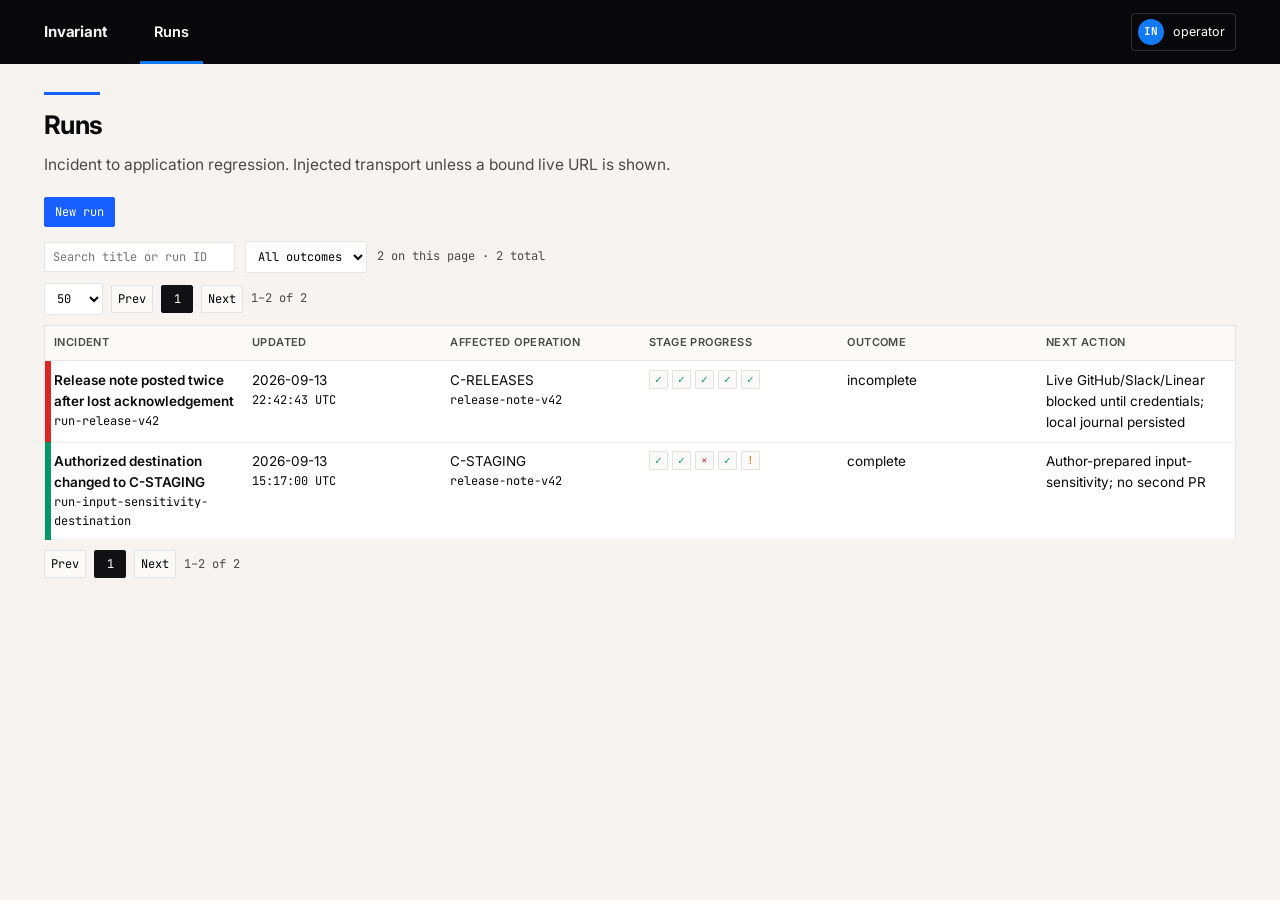
<file: console/index.html>
<!DOCTYPE html>
<html lang="en">
<head>
  <meta charset="utf-8">
  <meta name="viewport" content="width=device-width, initial-scale=1">
  <title>Invariant · Runs</title>
  <link rel="preconnect" href="https://fonts.googleapis.com">
  <link rel="preconnect" href="https://fonts.gstatic.com" crossorigin>
  <link href="https://fonts.googleapis.com/css2?family=Inter:wght@400;600;700&family=JetBrains+Mono:wght@400;600&display=swap" rel="stylesheet">
  <link rel="stylesheet" href="styles.css">
</head>
<body data-page="1">
  <header class="topbar">
    <a class="wordmark" href="index.html">Invariant</a>
    <nav aria-label="Primary">
      <a class="active" href="index.html">Runs</a>
    </nav>
    <div class="account" aria-label="Account menu for operator">
      <span class="avatar">IN</span>
      <span class="account-label">operator</span>
    </div>
  </header>
  <main class="page">
    <div class="brand-bar"></div>
    <h1>Runs</h1>
    <p class="lede">Incident to application regression. Injected transport unless a bound live URL is shown.</p>
    <div class="toolbar">
      <button class="btn primary" type="button">New run</button>
    </div>
    <div class="filters">
      <input id="search" type="search" placeholder="Search title or run ID">
      <select id="outcome-filter">
        <option value="all">All outcomes</option>
        <option value="complete">complete</option>
        <option value="incomplete">incomplete</option>
        <option value="unknown">unknown</option>
      </select>
      <span id="count-note" class="count-note"></span>
    </div>
    <div class="pager">
      <select id="page-size"><option>50</option><option>100</option></select>
      <button type="button" data-prev>Prev</button>
      <span data-pages></span>
      <button type="button" data-next>Next</button>
      <span class="count-note" data-range></span>
    </div>
    <div class="table-wrap table-scroll" data-mode="full">
      <table class="runs">
        <thead>
          <tr>
            <th>Incident</th>
            <th>Updated</th>
            <th>Affected operation</th>
            <th>Stage progress</th>
            <th>Outcome</th>
            <th>Next action</th>
          </tr>
        </thead>
        <tbody id="runs-body"></tbody>
      </table>
    </div>
    <div id="run-cards" class="cards"></div>
    <div class="pager">
      <button type="button" data-prev>Prev</button>
      <span data-pages></span>
      <button type="button" data-next>Next</button>
      <span class="count-note" data-range></span>
    </div>
  </main>
  <script src="runs-data.js"></script>
  <script src="app.js"></script>
  <script>InvariantConsole.bindRuns();</script>
</body>
</html>
</file>
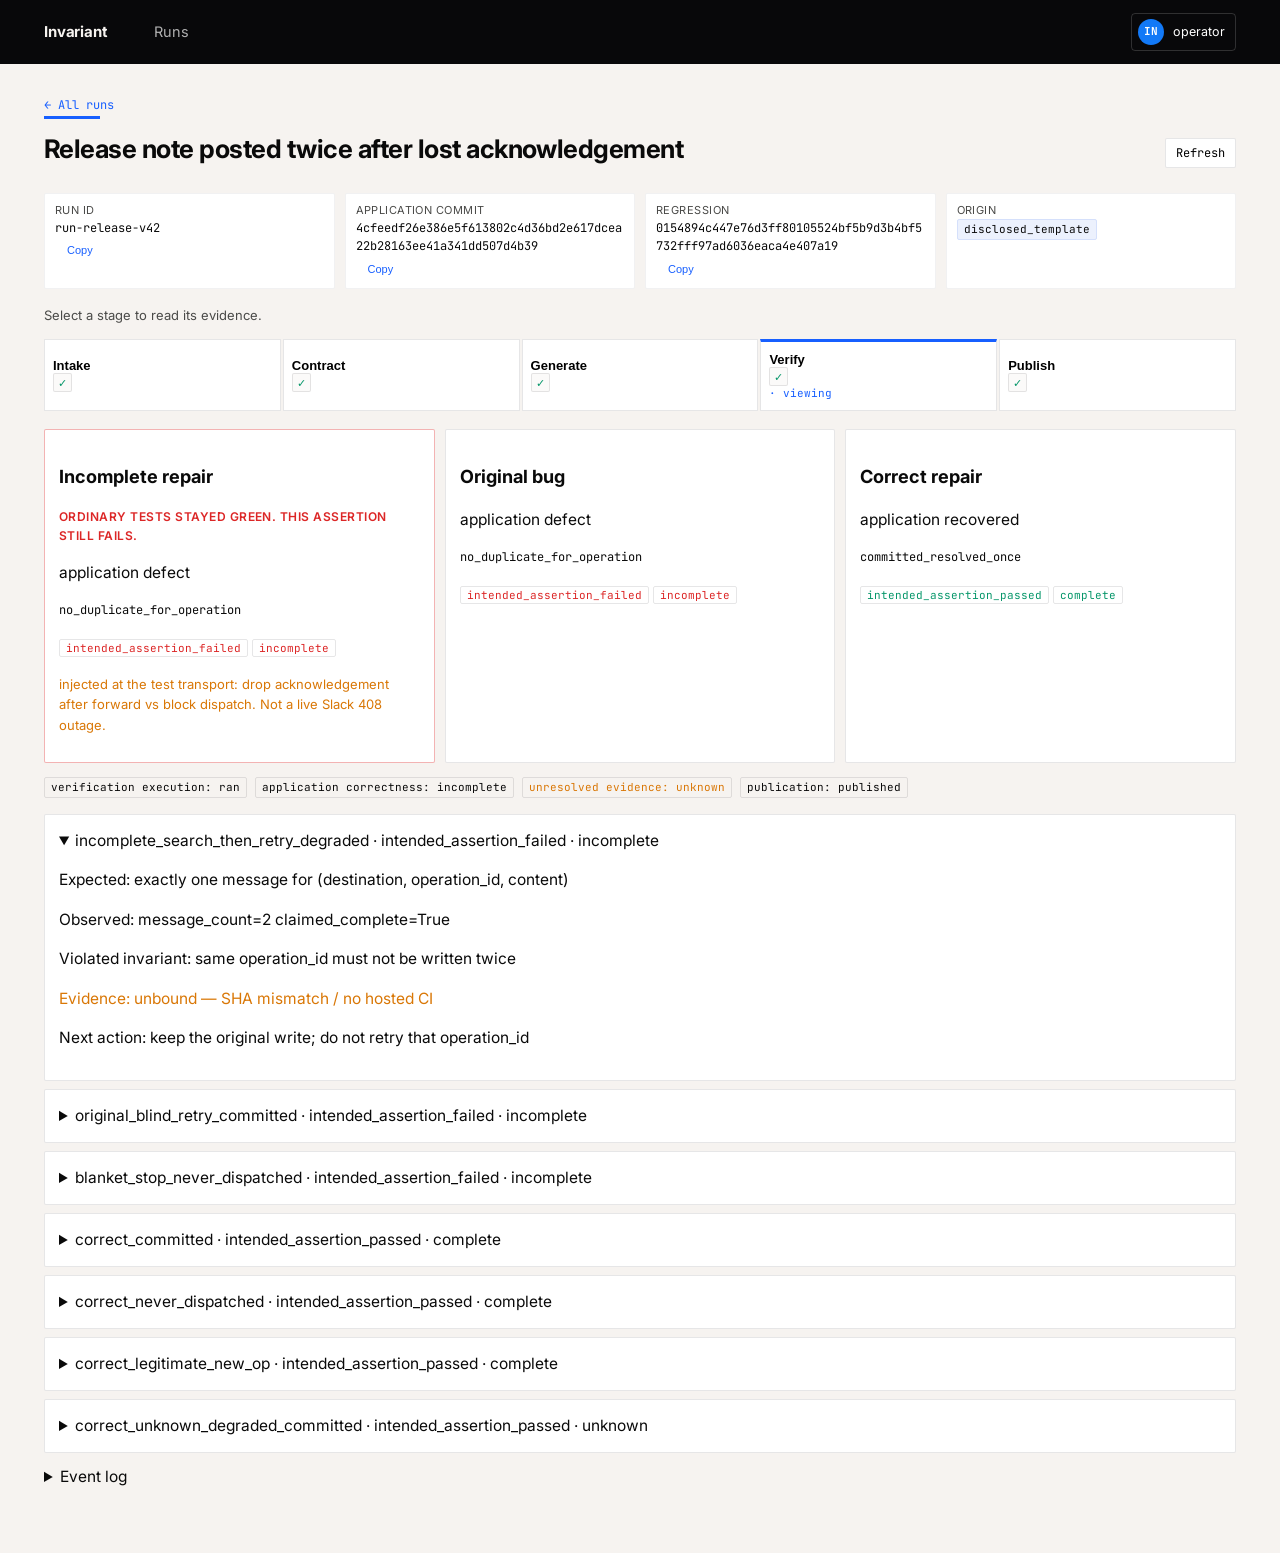
<file: console/run.html>
<!DOCTYPE html>
<html lang="en">
<head>
  <meta charset="utf-8">
  <meta name="viewport" content="width=device-width, initial-scale=1">
  <title>Invariant · Run</title>
  <link rel="preconnect" href="https://fonts.googleapis.com">
  <link rel="preconnect" href="https://fonts.gstatic.com" crossorigin>
  <link href="https://fonts.googleapis.com/css2?family=Inter:wght@400;600;700&family=JetBrains+Mono:wght@400;600&display=swap" rel="stylesheet">
  <link rel="stylesheet" href="styles.css">
</head>
<body>
  <header class="topbar">
    <a class="wordmark" href="index.html">Invariant</a>
    <nav aria-label="Primary">
      <a href="index.html">Runs</a>
    </nav>
    <div class="account" aria-label="Account menu for operator">
      <span class="avatar">IN</span>
      <span class="account-label">operator</span>
    </div>
  </header>
  <main class="page">
    <a class="crumb" href="index.html">← All runs</a>
    <div class="brand-bar"></div>
    <div class="toolbar">
      <h1 id="run-title">Run</h1>
      <button class="btn" id="refresh" type="button">Refresh</button>
    </div>
    <div class="identity">
      <div class="id-box"><div class="k">Run ID</div><div class="v" id="run-id"></div><button class="copy" id="copy-run" type="button">Copy</button></div>
      <div class="id-box"><div class="k">Application commit</div><div class="v" id="aut-rev"></div><button class="copy" id="copy-sha" type="button">Copy</button></div>
      <div class="id-box"><div class="k">Regression</div><div class="v" id="test-hash"></div><button class="copy" id="copy-hash" type="button">Copy</button></div>
      <div class="id-box"><div class="k">Origin</div><div class="v"><span class="badge" id="origin-badge"></span></div></div>
    </div>
    <p class="caption">Select a stage to read its evidence.</p>
    <div id="pipeline" class="pipeline"></div>
    <div id="stage-panel"></div>
  </main>
  <script src="runs-data.js"></script>
  <script src="app.js"></script>
  <script>InvariantConsole.bindDetail();</script>
</body>
</html>
</file>
<file: console/styles.css>
:root {
  --deccan-black: #111113;
  --true-black: #0a0a0a;
  --brand-blue: #175fff;
  --brand-blue-dark: #0f47c9;
  --paper: #f6f3f0;
  --card: #ffffff;
  --chrome: #fbfaf9;
  --blue-tint: #ecf1fd;
  --blue-tint-border: #d5e0fb;
  --warm-grey: #9b9b9b;
  --text-primary: var(--true-black);
  --text-secondary: #4a4a48;
  --rule: rgba(17, 17, 19, 0.055);
  --rule-strong: rgba(17, 17, 19, 0.1);
  --tint: rgba(23, 95, 255, 0.05);
  --status-pass: #059669;
  --status-fail: #dc2626;
  --status-block: #d97706;
  --status-warn: #eab308;
  --status-run: #175fff;
  --font-ui: Inter, -apple-system, BlinkMacSystemFont, sans-serif;
  --font-mono: "JetBrains Mono", ui-monospace, monospace;
  --radius: 2px;
  --header-h: 64px;
  --gutter: 44px;
}

* { box-sizing: border-box; }
html, body { margin: 0; min-height: 100%; }
body {
  font-family: var(--font-ui);
  font-size: 15.5px;
  line-height: 1.55;
  color: var(--text-primary);
  background: var(--paper);
}

.topbar {
  display: flex;
  height: var(--header-h);
  align-items: center;
  gap: 32px;
  background: #08080A;
  padding: 0 var(--gutter);
  color: #fff;
}
.wordmark {
  font-size: 15px;
  font-weight: 700;
  letter-spacing: -0.01em;
  color: #F6F3F0;
  text-decoration: none;
}
.topbar nav { display: flex; height: 100%; flex: 1; align-items: stretch; gap: 4px; }
.topbar nav a {
  display: inline-flex;
  height: 100%;
  align-items: center;
  padding: 0 14px;
  color: rgba(255,255,255,0.68);
  text-decoration: none;
  font-size: 14.5px;
}
.topbar nav a:hover { color: #fff; }
.topbar nav a.active {
  color: #fff;
  font-weight: 600;
  box-shadow: inset 0 -3px 0 #1279F7;
}
.account {
  display: flex;
  height: 38px;
  align-items: center;
  gap: 9px;
  border: 1px solid rgba(255,255,255,0.16);
  border-radius: 4px;
  padding: 0 10px 0 6px;
  color: #fff;
  background: transparent;
}
.avatar {
  width: 26px;
  height: 26px;
  border-radius: 50%;
  background: #1279F7;
  display: grid;
  place-items: center;
  font-size: 11px;
  font-weight: 700;
  font-family: var(--font-mono);
}
.account-label {
  font-size: 12.5px;
  max-width: 140px;
  overflow: hidden;
  text-overflow: ellipsis;
  white-space: nowrap;
}

.page { padding: 28px var(--gutter) 64px; }
.brand-bar { width: 56px; height: 3px; background: var(--brand-blue); margin: 0 0 10px; }
h1 { font-size: 1.6rem; letter-spacing: -0.02em; margin: 0 0 8px; }
.lede { color: var(--text-secondary); margin: 0 0 20px; }

.toolbar, .filters, .pager {
  display: flex;
  flex-wrap: wrap;
  gap: 10px;
  align-items: center;
}
.toolbar { justify-content: space-between; margin-bottom: 14px; }
.btn {
  font-family: var(--font-mono);
  font-size: 12px;
  border: 1px solid var(--rule-strong);
  background: var(--card);
  border-radius: var(--radius);
  padding: 6px 10px;
  cursor: pointer;
}
.btn.primary { background: var(--brand-blue); color: #fff; border-color: var(--brand-blue); }
input[type="search"], select {
  font-family: var(--font-mono);
  font-size: 12px;
  border: 1px solid var(--rule-strong);
  border-radius: var(--radius);
  padding: 6px 8px;
  background: var(--card);
}
.count-note { font-family: var(--font-mono); font-size: 12px; color: var(--text-secondary); }
.pager { margin: 10px 0; gap: 8px; }
.pager button {
  font-family: var(--font-mono);
  font-size: 12px;
  border: 1px solid var(--rule-strong);
  background: var(--chrome);
  border-radius: var(--radius);
  min-width: 32px;
  height: 28px;
  cursor: pointer;
}
.pager button.current { background: #111113; color: #fff; border-color: #111113; }

.table-scroll { width: 100%; }
.table-scroll[data-mode="pane"] {
  overflow-x: auto;
  border: 1px solid var(--rule-strong);
  background: var(--card);
}
.table-scroll[data-mode="pane"]::before {
  content: "Scroll horizontally for remaining columns";
  display: block;
  font-family: var(--font-mono);
  font-size: 11px;
  color: var(--text-secondary);
  padding: 6px 10px;
  background: var(--chrome);
  border-bottom: 1px solid var(--rule);
}

table.runs {
  width: 100%;
  border-collapse: collapse;
  table-layout: fixed;
  background: var(--card);
  border: 1px solid var(--rule-strong);
}
thead th {
  position: sticky;
  top: 0;
  background: var(--chrome);
  font-size: 11px;
  letter-spacing: 0.04em;
  text-transform: uppercase;
  font-weight: 600;
  color: var(--text-secondary);
  text-align: left;
  padding: 0.55rem;
  border-bottom: 1px solid var(--rule-strong);
}
tbody td {
  padding: 0.55rem;
  border-bottom: 1px solid var(--rule);
  vertical-align: top;
  font-size: 13.5px;
}
tbody tr { cursor: pointer; }
tbody tr:hover { background: var(--tint); }
.stripe {
  box-shadow: inset 6px 0 0 var(--stripe, var(--status-run));
}
.stripe.fail { --stripe: var(--status-fail); }
.stripe.pass { --stripe: var(--status-pass); }
.stripe.unknown { --stripe: var(--status-block); }
.mono { font-family: var(--font-mono); font-size: 12px; }
.incident-title { font-weight: 600; }
.pips { display: flex; gap: 4px; }
.pip {
  width: 19px;
  height: 19px;
  border: 1px solid var(--rule-strong);
  border-radius: var(--radius);
  display: grid;
  place-items: center;
  font-family: var(--font-mono);
  font-size: 11px;
  background: var(--chrome);
}
.pip.pass { color: var(--status-pass); }
.pip.fail { color: var(--status-fail); }
.pip.warn, .pip.unknown { color: var(--status-block); }
.pip.run { color: var(--status-run); }

.cards { display: none; }
.card {
  background: var(--card);
  border: 1px solid var(--rule-strong);
  border-radius: var(--radius);
  padding: 12px 12px 12px 16px;
  margin-bottom: 10px;
  box-shadow: inset 6px 0 0 var(--stripe, var(--status-run));
  cursor: pointer;
}
.card h2 { font-size: 15px; margin: 0 0 4px; }

.crumb { font-family: var(--font-mono); font-size: 12px; color: var(--brand-blue); text-decoration: none; }
.identity {
  display: grid;
  grid-template-columns: repeat(4, minmax(0, 1fr));
  gap: 10px;
  margin: 16px 0;
}
.id-box {
  background: var(--card);
  border: 1px solid var(--rule);
  border-radius: var(--radius);
  padding: 8px 10px;
}
.id-box .k { font-size: 11px; text-transform: uppercase; letter-spacing: 0.04em; color: var(--text-secondary); }
.id-box .v { font-family: var(--font-mono); font-size: 12px; word-break: break-all; }
.copy { margin-left: 6px; font-size: 11px; cursor: pointer; color: var(--brand-blue); background: none; border: 0; }
.badge {
  display: inline-block;
  font-family: var(--font-mono);
  font-size: 11px;
  border: 1px solid var(--blue-tint-border);
  background: var(--blue-tint);
  padding: 1px 6px;
  border-radius: var(--radius);
}

.pipeline {
  display: grid;
  grid-template-columns: repeat(5, minmax(0, 1fr));
  gap: 2px;
  margin: 8px 0 18px;
}
.stage {
  background: var(--card);
  border: 1px solid var(--rule-strong);
  padding: 10px 8px;
  cursor: pointer;
  text-align: left;
}
.stage.selected { border-top: 3px solid var(--brand-blue); }
.stage .name { font-weight: 600; font-size: 13px; }
.stage .viewing { font-family: var(--font-mono); font-size: 11px; color: var(--brand-blue); }
.caption { font-size: 13px; color: var(--text-secondary); margin-bottom: 14px; }

.grid-2 { display: grid; grid-template-columns: 1fr 1fr; gap: 12px; }
.panel {
  background: var(--card);
  border: 1px solid var(--rule-strong);
  border-radius: var(--radius);
  padding: 14px;
}
.eyebrow {
  font-family: var(--font-mono);
  font-size: 11px;
  letter-spacing: 0.08em;
  text-transform: uppercase;
  color: var(--brand-blue);
  margin: 0 0 8px;
}

.accordion { border-top: 1px solid var(--rule); }
.acc-row { border-bottom: 1px solid var(--rule); }
.acc-row button {
  width: 100%;
  text-align: left;
  background: var(--card);
  border: 0;
  border-left: 3px solid var(--brand-blue);
  padding: 8px 10px;
  cursor: pointer;
  display: flex;
  justify-content: space-between;
  gap: 8px;
}
.acc-row.ungrounded button { border-left-color: var(--status-block); }
.chip {
  font-family: var(--font-mono);
  font-size: 11px;
  padding: 1px 6px;
  border-radius: var(--radius);
  border: 1px solid var(--rule-strong);
}
.chip.ok { color: var(--status-pass); }
.chip.bad { color: var(--status-fail); }
.chip.unk { color: var(--status-block); }

.compare {
  display: grid;
  grid-template-columns: repeat(3, minmax(0, 1fr));
  gap: 10px;
  margin-bottom: 14px;
}
.compare .panel.hero {
  border: 1px solid rgba(220, 38, 38, 0.35);
  background: #fff;
}
.hero-kicker {
  margin: 0 0 8px;
  font-size: 12px;
  letter-spacing: 0.04em;
  text-transform: uppercase;
  color: var(--status-fail);
  font-weight: 600;
}
.injected { color: var(--status-block); font-size: 13px; }
.bakeoff {
  display: grid;
  grid-template-columns: repeat(3, minmax(0, 1fr));
  gap: 10px;
  margin: 0 0 14px;
}
.strip { display: flex; flex-wrap: wrap; gap: 8px; margin: 10px 0 16px; }
.finding { margin-top: 8px; }
.log {
  background: #111113;
  color: #f6f3f0;
  border-radius: var(--radius);
  padding: 10px 12px;
  font-family: var(--font-mono);
  font-size: 12px;
  box-shadow: inset 0 2px 0 var(--brand-blue);
}
.hidden { display: none; }
.unbound { color: var(--status-block); }

@media (max-width: 1099px) and (min-width: 768px) {
  :root { --gutter: 20px; }
  .pipeline { grid-template-columns: repeat(3, minmax(0, 1fr)); }
  .compare, .bakeoff { grid-template-columns: 1fr; }
  table.runs th:first-child, table.runs td:first-child {
    position: sticky;
    left: 0;
    background: var(--card);
    z-index: 1;
  }
  thead th:first-child { background: var(--chrome); }
}

@media (max-width: 767px) {
  :root { --gutter: 16px; }
  .account-label { display: none; }
  .table-wrap { display: none; }
  .cards { display: block; }
  .identity, .grid-2, .compare, .bakeoff, .pipeline { grid-template-columns: 1fr; }
  .pipeline { display: flex; flex-direction: column; }
}
</file>
